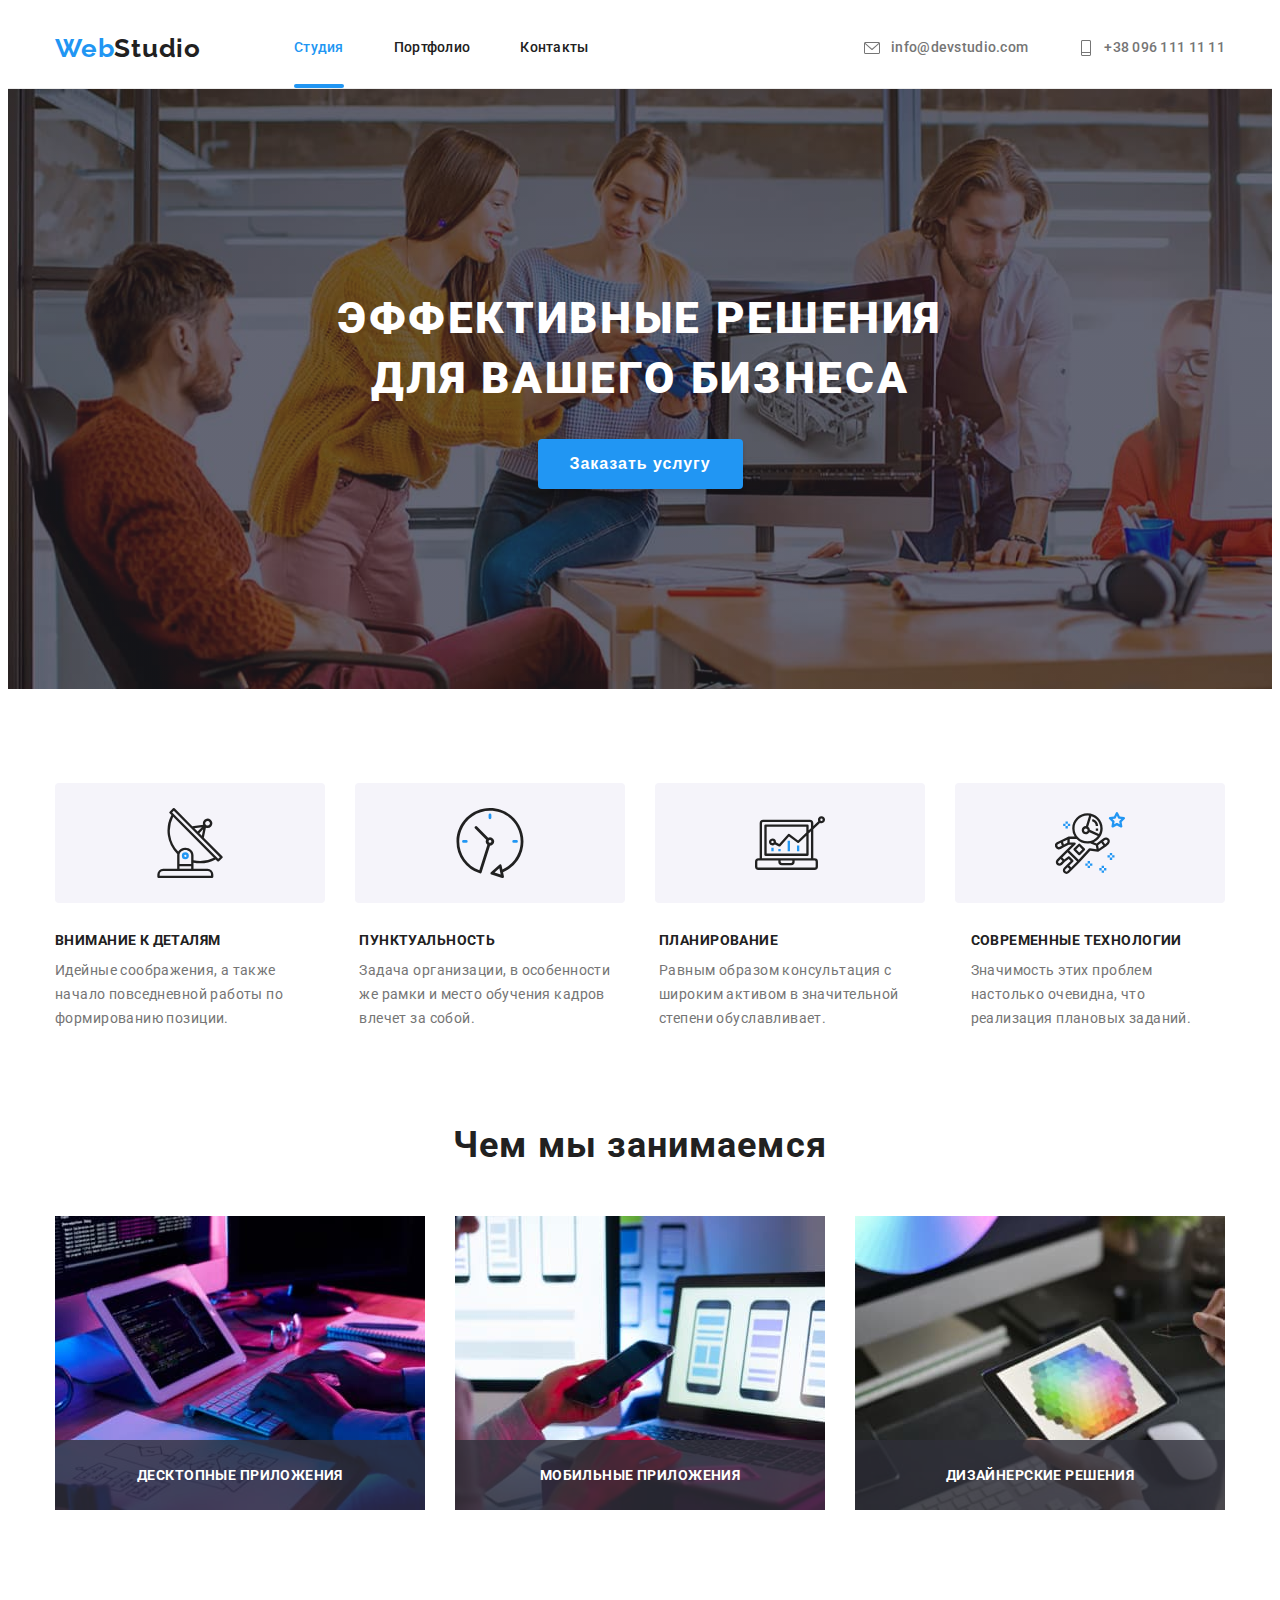
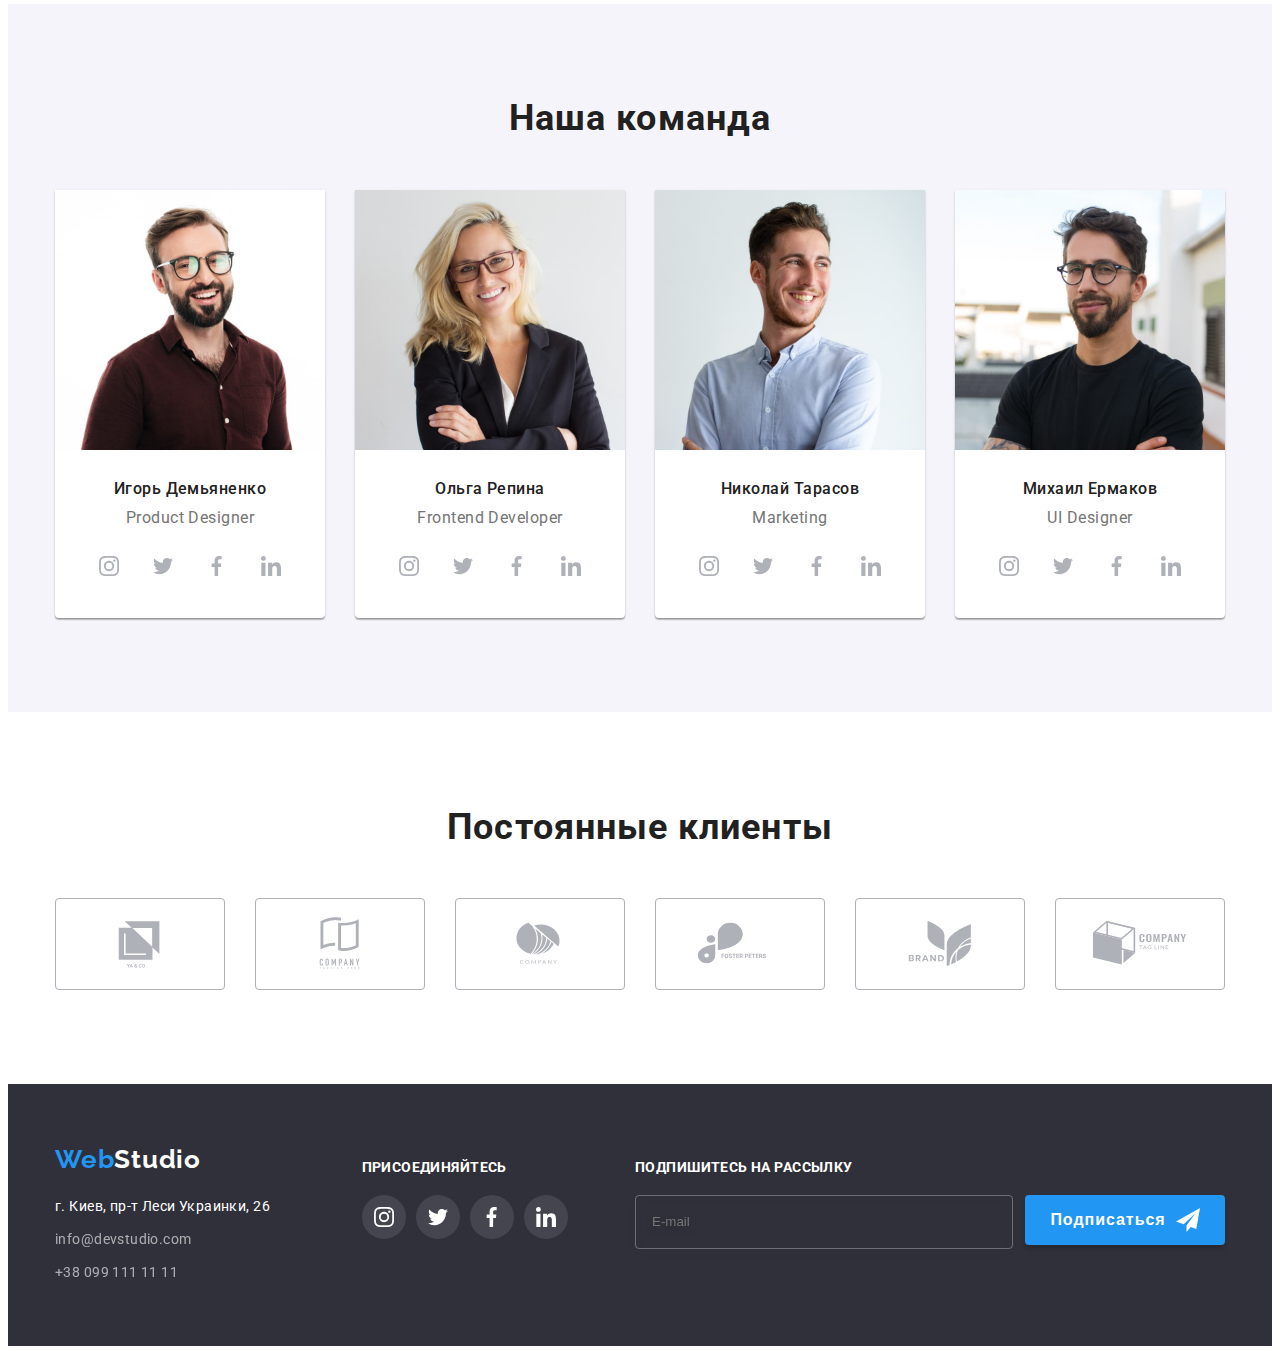
<file: index.html>
<!DOCTYPE html>
<html lang="ru">
    <head>
        <meta charset="UTF-8" />
        <meta http-equiv="X-UA-Compatible" content="IE=edge" />
        <meta name="viewport" content="width=device-width, initial-scale=1.0" />
        <link rel="preconnect" href="https://fonts.googleapis.com" />
        <link rel="preconnect" href="https://fonts.gstatic.com" crossorigin />
        <link
            href="https://fonts.googleapis.com/css2?family=Raleway:wght@700&family=Roboto:wght@400;500;700;900&display=swap"
            rel="stylesheet"
        />
        <link
            rel="stylesheet"
            href="https://cdnjs.cloudflare.com/ajax/libs/modern-normalize/1.1.0/modern-normalize.min.css"
            integrity="sha512-wpPYUAdjBVSE4KJnH1VR1HeZfpl1ub8YT/NKx4PuQ5NmX2tKuGu6U/JRp5y+Y8XG2tV+wKQpNHVUX03MfMFn9Q=="
            crossorigin="anonymous"
            referrerpolicy="no-referrer"
        />
        <link rel="stylesheet" href="./css/reset.css" />
        <link rel="stylesheet" href="./css/style.css" />
        <title>WebStudio</title>
    </head>
    <body>
        <!--________________________________________HEDER_________________________________________-->
        <header class="header">
            <div class="container">
                <a class="logo" href="./index.html" lang="en"
                    >Web<span class="logo-style">Studio</span></a
                >
                <nav>
                    <ul class="lists header-flex">
                        <li class="menu-item">
                            <a class="menu-link current" href="./index.html"
                                >Студия</a
                            >
                        </li>
                        <li class="menu-item">
                            <a class="menu-link" href="./portfolio.html"
                                >Портфолио</a
                            >
                        </li>
                        <li class="menu-item">
                            <a class="menu-link" href="#contacts-main"
                                >Контакты</a
                            >
                        </li>
                    </ul>
                </nav>
                <ul class="lists header-list">
                    <li class="contacts-item">
                        <a
                            class="contacts-link"
                            href="mailto:info@devstudio.com"
                        >
                            <svg class="header-soc-icon" width="18" height="16">
                                <use
                                    href="./images/symbol-defs.svg#icon-massege"
                                ></use>
                            </svg>
                            info@devstudio.com
                        </a>
                    </li>
                    <li class="contacts-item">
                        <a class="contacts-link" href="tel:+380961111111">
                            <svg class="header-soc-icon" width="16" height="16">
                                <use
                                    href="./images/symbol-defs.svg#icon-call"
                                ></use>
                            </svg>
                            +38 096 111 11 11</a
                        >
                    </li>
                </ul>
            </div>
        </header>
        <main class="main-container">
            <!-- ________________________________________HERO________________________________________ -->
            <section class="hero hero-content">
                <div class="container">
                    <h1 class="hero-title">
                        Эффективные решения для вашего бизнеса
                    </h1>
                    <button class="hero-btn" type="button" data-modal-open>
                        Заказать услугу
                    </button>
                </div>
            </section>
            <!-- ________________________________________ABOUT________________________________________ -->
            <section class="about section">
                <h2 class="hidden-about-title">Преимущества</h2>
                <div class="container">
                    <ul class="icon-flex">
                        <li class="about-soc-item lists about-list-margin">
                            <svg class="about-soc-icon" width="70" height="70">
                                <use
                                    href="images/symbol-defs.svg#icon-antenna"
                                ></use>
                            </svg>
                        </li>
                        <li class="about-soc-item lists about-list-margin">
                            <svg class="about-soc-icon" width="70" height="70">
                                <use
                                    href="images/symbol-defs.svg#icon-clock"
                                ></use>
                            </svg>
                        </li>
                        <li class="about-soc-item lists about-list-margin">
                            <svg class="about-soc-icon" width="70" height="70">
                                <use
                                    href="images/symbol-defs.svg#icon-diagram"
                                ></use>
                            </svg>
                        </li>
                        <li class="about-soc-item lists about-list-margin">
                            <svg class="about-soc-icon" width="70" height="70">
                                <use
                                    href="images/symbol-defs.svg#icon-astronaut"
                                ></use>
                            </svg>
                        </li>
                    </ul>
                    <ul class="lists about-list">
                        <li class="about-list-margin">
                            <h3 class="about-list-title">Внимание к деталям</h3>
                            <p class="about-list-item">
                                Идейные соображения, а также начало повседневной
                                работы по формированию позиции.
                            </p>
                        </li>
                        <li class="about-list-margin">
                            <h3 class="about-list-title">Пунктуальность</h3>
                            <p class="about-list-item">
                                Задача организации, в особенности же рамки и
                                место обучения кадров влечет за собой.
                            </p>
                        </li>
                        <li class="about-list-margin">
                            <h3 class="about-list-title">Планирование</h3>
                            <p class="about-list-item">
                                Равным образом консультация с широким активом в
                                значительной степени обуславливает.
                            </p>
                        </li>
                        <li class="about-list-margin">
                            <h3 class="about-list-title">
                                Современные технологии
                            </h3>
                            <p class="about-list-item">
                                Значимость этих проблем настолько очевидна, что
                                реализация плановых заданий.
                            </p>
                        </li>
                    </ul>
                </div>
            </section>
            <!-- ________________________________________ABOUT-MORE________________________________________ -->
            <section class="about-more section">
                <h2 class="about-more-title united-title">Чем мы занимаемся</h2>
                <div class="container">
                    <ul class="lists about-more-list">
                        <li class="about-more-wrap">
                            <img
                                class="about-img"
                                src="./images/box1.jpg"
                                alt="1"
                                width="370"
                            />
                            <p class="about-more-text">Десктопные приложения</p>
                        </li>
                        <li class="about-more-wrap">
                            <img
                                class="about-img"
                                src="./images/box2.jpg"
                                alt="2"
                                width="370"
                            />
                            <p class="about-more-text">Мобильные приложения</p>
                        </li>
                        <li class="about-more-wrap">
                            <img
                                class="about-img"
                                src="./images/box3.jpg"
                                alt="3"
                                width="370"
                            />
                            <p class="about-more-text">Дизайнерские решения</p>
                        </li>
                    </ul>
                </div>
            </section>
            <!-- ________________________________________MASTERS________________________________________ -->
            <section class="masters section">
                <h2 class="masters-title united-title">Наша команда</h2>
                <div class="container">
                    <ul class="masters-container lists">
                        <li class="masters-photo">
                            <img
                                src="./images/img-3.jpg"
                                alt="Игорь Демьяненко Product Designer"
                                width="270"
                                height="260"
                            />
                            <div class="masters-name">
                                <h3 class="masters-list">Игорь Демьяненко</h3>
                                <p class="proffesion" lang="en">
                                    Product Designer
                                </p>
                                <ul class="icon-flex">
                                    <li class="masters-soc-item lists">
                                        <svg
                                            class="masters-soc-icon"
                                            width="20"
                                            height="20"
                                        >
                                            <use
                                                href="images/symbol-defs.svg#icon-instagram"
                                            ></use>
                                        </svg>
                                    </li>
                                    <li class="masters-soc-item lists">
                                        <svg
                                            class="masters-soc-icon"
                                            width="20"
                                            height="20"
                                        >
                                            <use
                                                href="images/symbol-defs.svg#icon-twitter"
                                            ></use>
                                        </svg>
                                    </li>
                                    <li class="masters-soc-item lists">
                                        <svg
                                            class="masters-soc-icon"
                                            width="20"
                                            height="20"
                                        >
                                            <use
                                                href="images/symbol-defs.svg#icon-facebook"
                                            ></use>
                                        </svg>
                                    </li>
                                    <li class="masters-soc-item lists">
                                        <svg
                                            class="masters-soc-icon"
                                            width="20"
                                            height="20"
                                        >
                                            <use
                                                href="images/symbol-defs.svg#icon-linkedin"
                                            ></use>
                                        </svg>
                                    </li>
                                </ul>
                            </div>
                        </li>
                        <li class="masters-photo">
                            <img
                                src="./images/img-2.jpg"
                                alt="Ольга Репина Frontend Developer"
                                width="270"
                                height="260"
                            />
                            <div class="masters-name">
                                <h3 class="masters-list">Ольга Репина</h3>
                                <p class="proffesion" lang="en">
                                    Frontend Developer
                                </p>
                                <ul class="icon-flex">
                                    <li class="masters-soc-item lists">
                                        <svg
                                            class="masters-soc-icon"
                                            width="20"
                                            height="20"
                                        >
                                            <use
                                                href="images/symbol-defs.svg#icon-instagram"
                                            ></use>
                                        </svg>
                                    </li>
                                    <li class="masters-soc-item lists">
                                        <svg
                                            class="masters-soc-icon"
                                            width="20"
                                            height="20"
                                        >
                                            <use
                                                href="images/symbol-defs.svg#icon-twitter"
                                            ></use>
                                        </svg>
                                    </li>
                                    <li class="masters-soc-item lists">
                                        <svg
                                            class="masters-soc-icon"
                                            width="20"
                                            height="20"
                                        >
                                            <use
                                                href="images/symbol-defs.svg#icon-facebook"
                                            ></use>
                                        </svg>
                                    </li>
                                    <li class="masters-soc-item lists">
                                        <svg
                                            class="masters-soc-icon"
                                            width="20"
                                            height="20"
                                        >
                                            <use
                                                href="images/symbol-defs.svg#icon-linkedin"
                                            ></use>
                                        </svg>
                                    </li>
                                </ul>
                            </div>
                        </li>
                        <li class="masters-photo">
                            <img
                                src="./images/img-1.jpg"
                                alt="Николай Тарасов Marketing"
                                width="270"
                                height="260"
                            />
                            <div class="masters-name">
                                <h3 class="masters-list">Николай Тарасов</h3>
                                <p class="proffesion" lang="en">Marketing</p>
                                <ul class="icon-flex">
                                    <li class="masters-soc-item lists">
                                        <svg
                                            class="masters-soc-icon"
                                            width="20"
                                            height="20"
                                        >
                                            <use
                                                href="images/symbol-defs.svg#icon-instagram"
                                            ></use>
                                        </svg>
                                    </li>
                                    <li class="masters-soc-item lists">
                                        <svg
                                            class="masters-soc-icon"
                                            width="20"
                                            height="20"
                                        >
                                            <use
                                                href="images/symbol-defs.svg#icon-twitter"
                                            ></use>
                                        </svg>
                                    </li>
                                    <li class="masters-soc-item lists">
                                        <svg
                                            class="masters-soc-icon"
                                            width="20"
                                            height="20"
                                        >
                                            <use
                                                href="images/symbol-defs.svg#icon-facebook"
                                            ></use>
                                        </svg>
                                    </li>
                                    <li class="masters-soc-item lists">
                                        <svg
                                            class="masters-soc-icon"
                                            width="20"
                                            height="20"
                                        >
                                            <use
                                                href="images/symbol-defs.svg#icon-linkedin"
                                            ></use>
                                        </svg>
                                    </li>
                                </ul>
                            </div>
                        </li>
                        <li class="masters-photo">
                            <img
                                src="./images/img.jpg"
                                alt="Михаил Ермаков UI Designer"
                                width="270"
                                height="260"
                            />
                            <div class="masters-name">
                                <h3 class="masters-list">Михаил Ермаков</h3>
                                <p class="proffesion" lang="en">UI Designer</p>
                                <ul class="icon-flex">
                                    <li class="masters-soc-item lists">
                                        <svg
                                            class="masters-soc-icon"
                                            width="20"
                                            height="20"
                                        >
                                            <use
                                                href="images/symbol-defs.svg#icon-instagram"
                                            ></use>
                                        </svg>
                                    </li>
                                    <li class="masters-soc-item lists">
                                        <svg
                                            class="masters-soc-icon"
                                            width="20"
                                            height="20"
                                        >
                                            <use
                                                href="images/symbol-defs.svg#icon-twitter"
                                            ></use>
                                        </svg>
                                    </li>
                                    <li class="masters-soc-item lists">
                                        <svg
                                            class="masters-soc-icon"
                                            width="20"
                                            height="20"
                                        >
                                            <use
                                                href="images/symbol-defs.svg#icon-facebook"
                                            ></use>
                                        </svg>
                                    </li>
                                    <li class="masters-soc-item lists">
                                        <svg
                                            class="masters-soc-icon"
                                            width="20"
                                            height="20"
                                        >
                                            <use
                                                href="images/symbol-defs.svg#icon-linkedin"
                                            ></use>
                                        </svg>
                                    </li>
                                </ul>
                            </div>
                        </li>
                    </ul>
                </div>
            </section>
            <!-- ______________________________________CLIENTS__________________________________________ -->
            <section class="section">
                <div class="container">
                    <h2 class="client-title">Постоянные клиенты</h2>
                    <ul class="icon-flex">
                        <li class="client-soc-item lists">
                            <svg
                                class="client-soc-icon"
                                width="106"
                                height="60"
                            >
                                <use
                                    href="images/symbol-defs.svg#icon-logo1"
                                ></use>
                            </svg>
                        </li>
                        <li class="client-soc-item lists">
                            <svg
                                class="client-soc-icon"
                                width="106"
                                height="60"
                            >
                                <use
                                    href="images/symbol-defs.svg#icon-logo2"
                                ></use>
                            </svg>
                        </li>
                        <li class="client-soc-item lists">
                            <svg
                                class="client-soc-icon"
                                width="106"
                                height="60"
                            >
                                <use
                                    href="images/symbol-defs.svg#icon-logo3"
                                ></use>
                            </svg>
                        </li>
                        <li class="client-soc-item lists">
                            <svg
                                class="client-soc-icon"
                                width="106"
                                height="60"
                            >
                                <use
                                    href="images/symbol-defs.svg#icon-logo4"
                                ></use>
                            </svg>
                        </li>
                        <li class="client-soc-item lists">
                            <svg
                                class="client-soc-icon"
                                width="106"
                                height="60"
                            >
                                <use
                                    href="images/symbol-defs.svg#icon-logo5"
                                ></use>
                            </svg>
                        </li>
                        <li class="client-soc-item lists">
                            <svg
                                class="client-soc-icon"
                                width="106"
                                height="60"
                            >
                                <use
                                    href="images/symbol-defs.svg#icon-logo6"
                                ></use>
                            </svg>
                        </li>
                    </ul>
                </div>
            </section>
        </main>
        <!-- ________________________________________FOOTER________________________________________ -->
        <footer class="footer-section">
            <div class="container">
                <div class="footer-content">
                    <div class="footer-logo">
                        <a class="logo" href="./index.html" lang="en"
                            >Web<span class="footer-logo-style">Studio</span>
                        </a>
                    </div>
                    <address id="contacts-main">
                        <ul class="lists footer-list">
                            <li>
                                <a
                                    class="footer-contacts-link contacts-addres"
                                    href="https://goo.gl/maps/7gqZhrJQwjtrRqGAA"
                                    target="_blank"
                                    rel="noopener noindex nofollow"
                                    >г. Киев, пр-т Леси Украинки, 26</a
                                >
                            </li>
                            <li>
                                <a
                                    class="footer-contacts-link"
                                    href="mailto:info@devstudio.com"
                                    >info@devstudio.com</a
                                >
                            </li>
                            <li>
                                <a
                                    class="footer-contacts-link"
                                    href="tel:+380991111111"
                                    >+38 099 111 11 11</a
                                >
                            </li>
                        </ul>
                    </address>
                </div>
                <div class="footer-padding">
                    <h3 class="footer-title">присоединяйтесь</h3>
                    <ul class="icon-flex">
                        <li class="footer-soc-item lists">
                            <svg class="footer-soc-icon" width="20" height="20">
                                <use
                                    href="images/symbol-defs.svg#icon-instagram"
                                ></use>
                            </svg>
                        </li>
                        <li class="footer-soc-item lists">
                            <svg class="footer-soc-icon" width="20" height="20">
                                <use
                                    href="images/symbol-defs.svg#icon-twitter"
                                ></use>
                            </svg>
                        </li>
                        <li class="footer-soc-item lists">
                            <svg class="footer-soc-icon" width="20" height="20">
                                <use
                                    href="images/symbol-defs.svg#icon-facebook"
                                ></use>
                            </svg>
                        </li>
                        <li class="footer-soc-item lists">
                            <svg class="footer-soc-icon" width="20" height="20">
                                <use
                                    href="images/symbol-defs.svg#icon-linkedin"
                                ></use>
                            </svg>
                        </li>
                    </ul>
                </div>
                <div class="footer-sending footer-padding">
                    <p class="footer-title">Подпишитесь на рассылку</p>
                    <form class="footer-input-form">
                        <div class="footer-modal-field">
                            <label
                                for="sending-mail"
                                class="fotter-label"
                            ></label>
                            <input
                                type="email"
                                class="fotter-input"
                                name="sending mail"
                                title="Введите Ваш E-mail"
                                id="sending-mail"
                                placeholder="E-mail"
                            />
                            <button class="footer-sending_btn" type="submit">
                                Подписаться
                                <svg
                                    class="footer-sendign-icon"
                                    width="24"
                                    height="24"
                                >
                                    <use
                                        href="images/symbol-defs.svg#icon-send"
                                    ></use>
                                </svg>
                            </button>
                        </div>
                    </form>
                </div>
            </div>
        </footer>
        <!-- ____________________________________BACKDROP_____________________________ -->
        <div class="backdrop is-hidden" data-modal>
            <div class="modal">
                <button type="button" class="modal-close-btn" data-modal-close>
                    <svg class="modal-close-icon" width="11" height="11">
                        <use href="images/symbol-defs.svg#icon-close"></use>
                    </svg>
                </button>
                <p class="modal-title">
                    Оставьте свои данные, мы вам перезвоним
                </p>

                <form class="modal-input-form">
                    <div class="modal-field">
                        <label for="user-name" class="modal-label">Имя</label>
                        <input
                            type="text"
                            class="modal-input"
                            name="name"
                            required
                            minlength="2"
                            title="Введите Ваше имя"
                            id="user-name"
                        />
                        <svg class="modal_icon" width="18" height="18">
                            <use href="images/symbol-defs.svg#name-icon"></use>
                        </svg>
                    </div>

                    <div class="modal-field">
                        <label for="user-tel" class="modal-label"
                            >Телефон</label
                        >
                        <input
                            type="tel"
                            class="modal-input"
                            name="tel"
                            required
                            title="+380 971111111"
                            pattern="[\+]\d{3}\s\d{9}"
                            minlength="14"
                            maxlength="14"
                            id="user-tel"
                            value="+380 "
                        />
                        <svg class="modal_icon" width="18" height="18">
                            <use href="images/symbol-defs.svg#tel-icon"></use>
                        </svg>
                    </div>

                    <div class="modal-field">
                        <label for="user-mail" class="modal-label">Почта</label>
                        <input
                            type="email"
                            class="modal-input modal-input_not_required"
                            name="email"
                            title="Введите Ваш E-mail"
                            id="user-mail"
                        />
                        <svg class="modal_icon" width="18" height="18">
                            <use href="images/symbol-defs.svg#mail-icon"></use>
                        </svg>
                    </div>

                    <div class="modal-field">
                        <label for="user-text" class="modal-label"
                            >Комментарий</label
                        >
                        <textarea
                            name="user-text"
                            id="user-text"
                            class="modal-text"
                            placeholder="Введите текст"
                            minlength="1"
                        ></textarea>
                    </div>

                    <div class="modal-field">
                        <div class="check-reletive">
                            <svg class="icon-check" width="15" height="10">
                                <use
                                    href="./images/symbol-defs.svg#icon-check"
                                ></use>
                            </svg>
                            <input
                                type="checkbox"
                                class="modal-check pf-hidden-title"
                                id="modal-check"
                                name="policy"
                                value="policy"
                                required
                            />
                            <label for="modal-check" class="modal-check_text"
                                >Соглашаюсь с рассылкой и принимаю
                                <a href="" class="modal-check_text_link">
                                    Условия договора</a
                                ></label
                            >
                        </div>
                    </div>
                    <button class="modal_btn" type="submit">Отправить</button>
                </form>
            </div>
        </div>
        <script src="./js/modal.js"></script>
    </body>
</html>
</file>
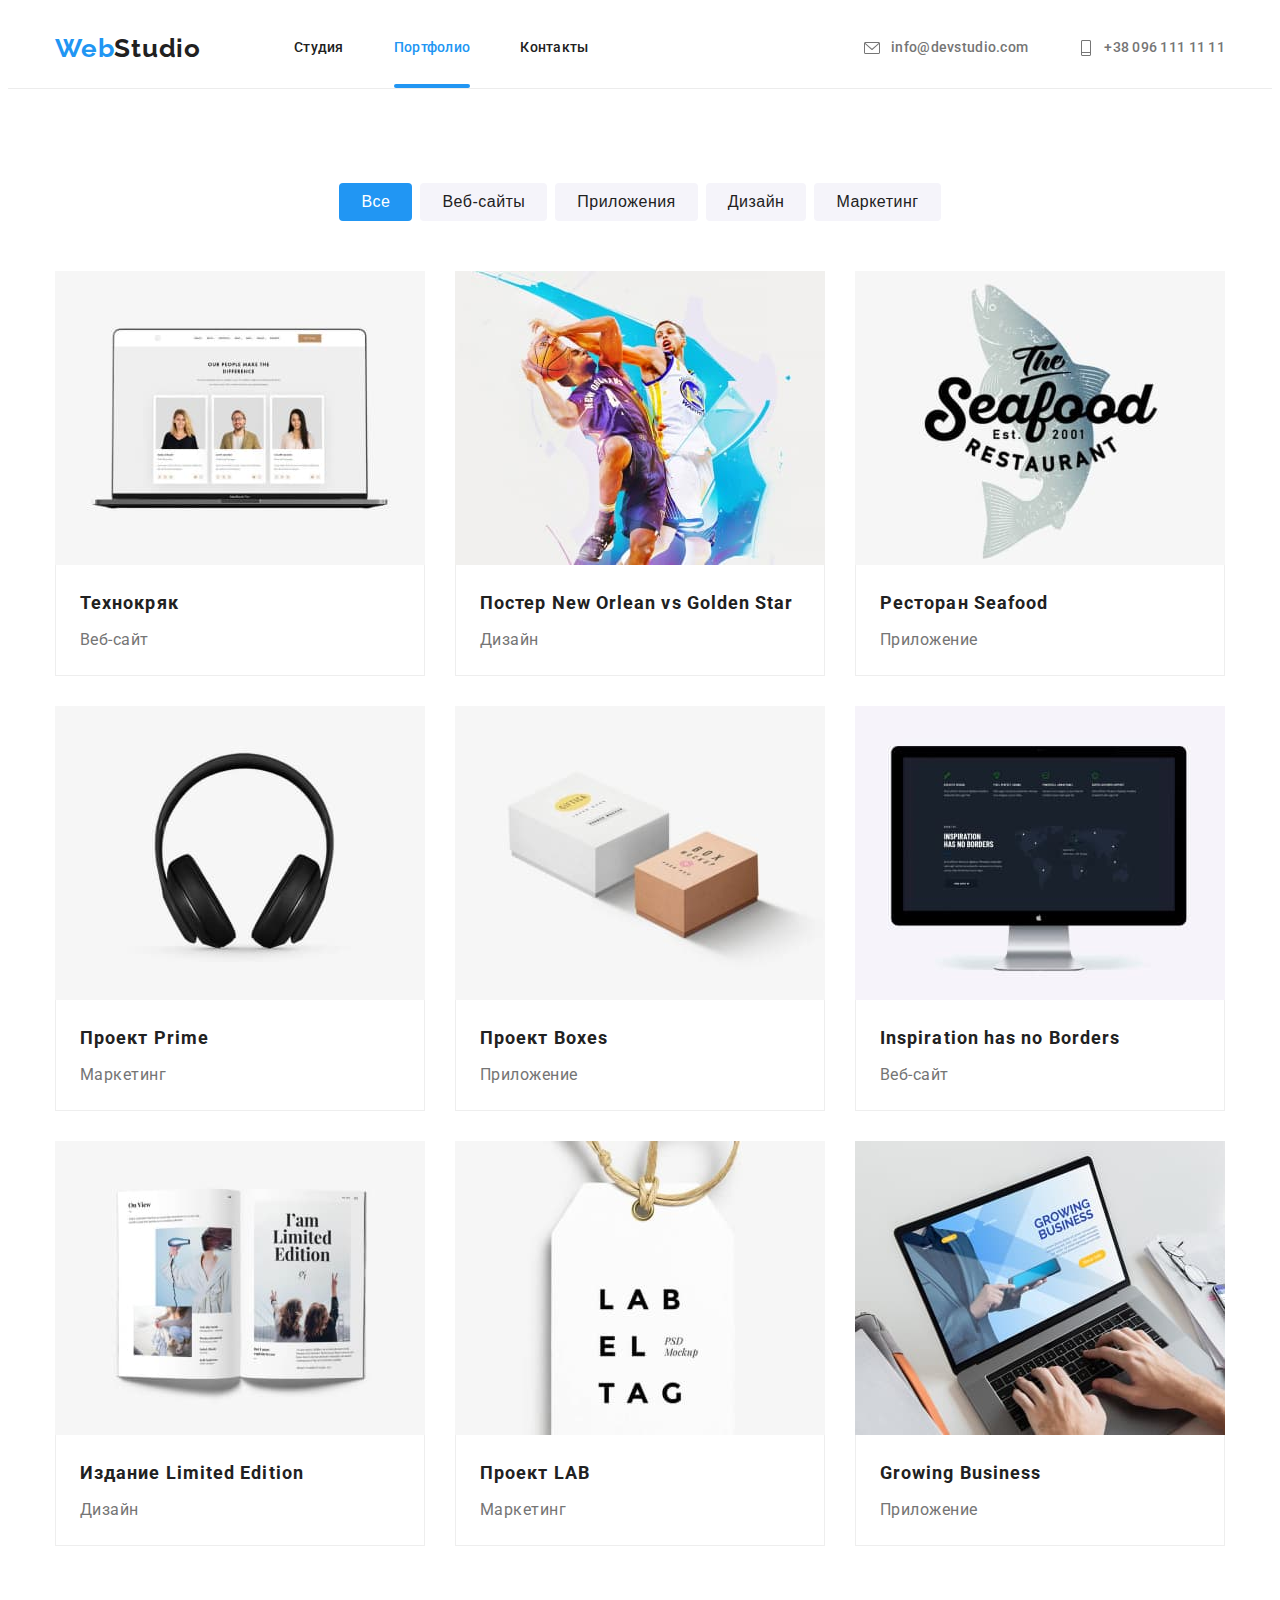
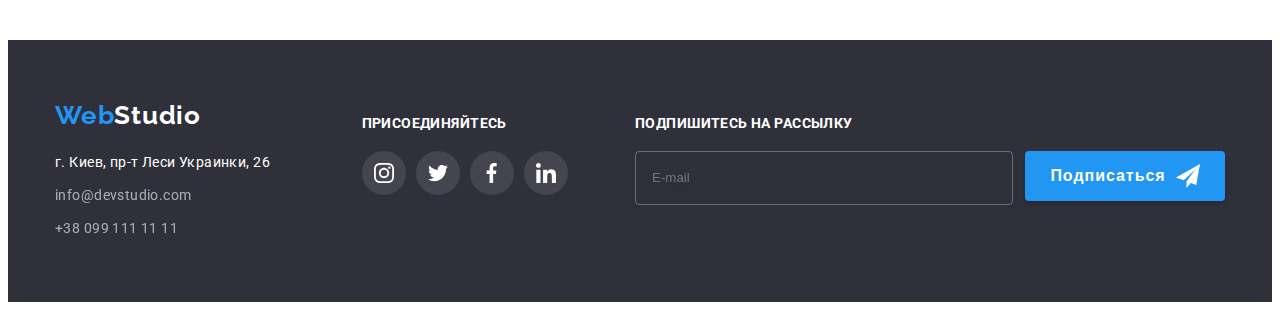
<file: portfolio.html>
<!DOCTYPE html>
<html lang="ru">
    <head>
        <meta charset="UTF-8" />
        <meta http-equiv="X-UA-Compatible" content="IE=edge" />
        <meta name="viewport" content="width=device-width, initial-scale=1.0" />
        <link rel="preconnect" href="https://fonts.googleapis.com" />
        <link rel="preconnect" href="https://fonts.gstatic.com" crossorigin />
        <link
            href="https://fonts.googleapis.com/css2?family=Raleway:wght@700&family=Roboto:wght@400;500;700;900&display=swap"
            rel="stylesheet"
        />
        <link
            rel="stylesheet"
            href="https://cdnjs.cloudflare.com/ajax/libs/modern-normalize/1.1.0/modern-normalize.min.css"
            integrity="sha512-wpPYUAdjBVSE4KJnH1VR1HeZfpl1ub8YT/NKx4PuQ5NmX2tKuGu6U/JRp5y+Y8XG2tV+wKQpNHVUX03MfMFn9Q=="
            crossorigin="anonymous"
            referrerpolicy="no-referrer"
        />
        <link rel="stylesheet" href="./css/reset.css" />
        <link rel="stylesheet" href="./css/style.css" />
        <title>WebStudio - Portfolio</title>
    </head>
    <body>
        <!-- _________________________________________________PORTFOLIO = PF_________________________________________________ -->

        <!-- _________________________________________________PF HEADER_________________________________________________ -->
        <header class="header">
            <div class="container">
                <a class="logo" href="./index.html" lang="en"
                    >Web<span class="logo-style">Studio</span></a
                >
                <nav>
                    <ul class="lists header-flex">
                        <li class="menu-item">
                            <a class="menu-link" href="./index.html">Студия</a>
                        </li>
                        <li class="menu-item">
                            <a class="menu-link current" href="./portfolio.html"
                                >Портфолио</a
                            >
                        </li>
                        <li class="menu-item">
                            <a class="menu-link" href="#contacts-portfolio"
                                >Контакты</a
                            >
                        </li>
                    </ul>
                </nav>
                <ul class="lists header-list">
                    <li class="contacts-item">
                        <a
                            class="contacts-link"
                            href="mailto:info@devstudio.com"
                        >
                            <svg class="header-soc-icon" width="18" height="16">
                                <use
                                    href="./images/symbol-defs.svg#icon-massege"
                                ></use>
                            </svg>
                            info@devstudio.com
                        </a>
                    </li>
                    <li class="contacts-item">
                        <a class="contacts-link" href="tel:+380961111111">
                            <svg class="header-soc-icon" width="16" height="16">
                                <use
                                    href="./images/symbol-defs.svg#icon-call"
                                ></use>
                            </svg>
                            +38 096 111 11 11</a
                        >
                    </li>
                </ul>
            </div>
        </header>
        <main>
            <!-- _________________________________________________PF BUTTONS _________________________________________________ -->
            <section class="portfolio-main section">
                <h1 class="pf-hidden-title">Портфолио</h1>
                <div class="container">
                    <ul class="lists pf-btn-list">
                        <li class="pf-btn-item">
                            <button type="button" class="portfolio-btn current">
                                Все
                            </button>
                        </li>
                        <li class="pf-btn-item">
                            <button type="button" class="portfolio-btn">
                                Веб-сайты
                            </button>
                        </li>
                        <li class="pf-btn-item">
                            <button type="button" class="portfolio-btn">
                                Приложения
                            </button>
                        </li>
                        <li class="pf-btn-item">
                            <button type="button" class="portfolio-btn">
                                Дизайн
                            </button>
                        </li>
                        <li class="pf-btn-item">
                            <button type="button" class="portfolio-btn">
                                Маркетинг
                            </button>
                        </li>
                    </ul>
                    <!-- ___________________________________________________WORKS_________________________________________________ -->
                    <ul class="lists pf-works-list">
                        <li class="pf-item-box">
                            <div class="pf-top-wrap">
                                <img
                                    class="pf-item-img"
                                    src="./images/img20.jpg"
                                    alt="Веб-сайт - Технокряк"
                                    width="370"
                                    height="294"
                                />
                                <p class="pf-cover-text">
                                    Ресурс предлагает комплексные предложения с
                                    разным уровнем функционала и сервисов. Все
                                    это позволит посетителю получить
                                    исчерпывающие сведения о компании или
                                    частном лице.
                                </p>
                            </div>
                            <div class="pf-item">
                                <h2 class="pf-works-name">Технокряк</h2>
                                <p class="pf-works-kind">Веб-сайт</p>
                            </div>
                        </li>
                        <li class="pf-item-box">
                            <div class="pf-top-wrap">
                                <img
                                    class="pf-item-img"
                                    src="./images/img21.jpg"
                                    alt="Дизайн - Постер New Orlean vs Golden Star"
                                    width="370"
                                    height="294"
                                />
                                <p class="pf-cover-text">
                                    Lorem ipsum dolor sit amet, consectetur
                                    adipisicing elit. Dignissimos omnis,
                                    possimus quia dolorum itaque, dolor dolorem
                                    rem beatae nostrum perspiciatis nemo iusto
                                    delectus atque consectetur labore.
                                </p>
                            </div>
                            <div class="pf-item">
                                <h2 class="pf-works-name">
                                    Постер
                                    <span lang="en"
                                        >New Orlean vs Golden Star</span
                                    >
                                </h2>
                                <p class="pf-works-kind">Дизайн</p>
                            </div>
                        </li>
                        <li class="pf-item-box">
                            <div class="pf-top-wrap">
                                <img
                                    class="pf-item-img"
                                    src="./images/img22.jpg"
                                    alt="Приложение - Ресторан Seafood"
                                    width="370"
                                    height="294"
                                />
                                <p class="pf-cover-text">
                                    Lorem ipsum dolor sit amet, consectetur
                                    adipisicing elit. Dignissimos omnis,
                                    possimus quia dolorum itaque, dolor dolorem
                                    rem beatae nostrum perspiciatis nemo iusto
                                    delectus atque consectetur labore.
                                </p>
                            </div>
                            <div class="pf-item">
                                <h2 class="pf-works-name">
                                    Ресторан <span lang="en">Seafood</span>
                                </h2>
                                <p class="pf-works-kind">Приложение</p>
                            </div>
                        </li>
                        <li class="pf-item-box">
                            <div class="pf-top-wrap">
                                <img
                                    class="pf-item-img"
                                    src="./images/img23.jpg"
                                    alt="Маркетинг - Проект Prime"
                                    width="370"
                                    height="294"
                                />
                                <p class="pf-cover-text">
                                    Lorem ipsum dolor sit amet, consectetur
                                    adipisicing elit. Dignissimos omnis,
                                    possimus quia dolorum itaque, dolor dolorem
                                    rem beatae nostrum perspiciatis nemo iusto
                                    delectus atque consectetur labore.
                                </p>
                            </div>
                            <div class="pf-item">
                                <h2 class="pf-works-name">
                                    Проект <span lang="en">Prime</span>
                                </h2>
                                <p class="pf-works-kind">Маркетинг</p>
                            </div>
                        </li>
                        <li class="pf-item-box">
                            <div class="pf-top-wrap">
                                <img
                                    class="pf-item-img"
                                    src="./images/img24.jpg"
                                    alt="Приложение - Проект Boxes"
                                    width="370"
                                    height="294"
                                />
                                <p class="pf-cover-text">
                                    Lorem ipsum dolor sit amet, consectetur
                                    adipisicing elit. Dignissimos omnis,
                                    possimus quia dolorum itaque, dolor dolorem
                                    rem beatae nostrum perspiciatis nemo iusto
                                    delectus atque consectetur labore.
                                </p>
                            </div>
                            <div class="pf-item">
                                <h2 class="pf-works-name">
                                    Проект <span lang="en">Boxes</span>
                                </h2>
                                <p class="pf-works-kind">Приложение</p>
                            </div>
                        </li>
                        <li class="pf-item-box">
                            <div class="pf-top-wrap">
                                <img
                                    class="pf-item-img"
                                    src="./images/img25.jpg"
                                    alt="Веб-сайт - Inspiration has no Borders"
                                    width="370"
                                    height="294"
                                />
                                <p class="pf-cover-text">
                                    Lorem ipsum dolor sit amet, consectetur
                                    adipisicing elit. Dignissimos omnis,
                                    possimus quia dolorum itaque, dolor dolorem
                                    rem beatae nostrum perspiciatis nemo iusto
                                    delectus atque consectetur labore.
                                </p>
                            </div>
                            <div class="pf-item">
                                <h2 class="pf-works-name" lang="en">
                                    Inspiration has no Borders
                                </h2>
                                <p class="pf-works-kind">Веб-сайт</p>
                            </div>
                        </li>
                        <li class="pf-item-box">
                            <div class="pf-top-wrap">
                                <img
                                    class="pf-item-img"
                                    src="./images/img26.jpg"
                                    alt="Дизайн - Издание Limited Edition"
                                    width="370"
                                    height="294"
                                />
                                <p class="pf-cover-text">
                                    Lorem ipsum dolor sit amet, consectetur
                                    adipisicing elit. Dignissimos omnis,
                                    possimus quia dolorum itaque, dolor dolorem
                                    rem beatae nostrum perspiciatis nemo iusto
                                    delectus atque consectetur labore.
                                </p>
                            </div>
                            <div class="pf-item">
                                <h2 class="pf-works-name">
                                    Издание <span lang="en"></span>Limited
                                    Edition
                                </h2>
                                <p class="pf-works-kind">Дизайн</p>
                            </div>
                        </li>
                        <li class="pf-item-box">
                            <div class="pf-top-wrap">
                                <img
                                    class="pf-item-img"
                                    src="./images/img27.jpg"
                                    alt="Маркетинг - Проект LAB"
                                    width="370"
                                    height="294"
                                />
                                <p class="pf-cover-text">
                                    Lorem ipsum dolor sit amet, consectetur
                                    adipisicing elit. Dignissimos omnis,
                                    possimus quia dolorum itaque, dolor dolorem
                                    rem beatae nostrum perspiciatis nemo iusto
                                    delectus atque consectetur labore.
                                </p>
                            </div>
                            <div class="pf-item">
                                <h2 class="pf-works-name">
                                    Проект <span lang="en">LAB</span>
                                </h2>
                                <p class="pf-works-kind">Маркетинг</p>
                            </div>
                        </li>
                        <li class="pf-item-box">
                            <div class="pf-top-wrap">
                                <img
                                    class="pf-item-img"
                                    src="./images/img28.jpg"
                                    alt="Приложение - Growing Business"
                                    width="370"
                                    height="294"
                                />
                                <p class="pf-cover-text">
                                    Lorem ipsum dolor sit amet, consectetur
                                    adipisicing elit. Dignissimos omnis,
                                    possimus quia dolorum itaque, dolor dolorem
                                    rem beatae nostrum perspiciatis nemo iusto
                                    delectus atque consectetur labore.
                                </p>
                            </div>
                            <div class="pf-item">
                                <h2 class="pf-works-name" lang="en">
                                    Growing Business
                                </h2>
                                <p class="pf-works-kind">Приложение</p>
                            </div>
                        </li>
                    </ul>
                </div>
            </section>
            <!-- _________________________________________________PF FOOTER_________________________________________________ -->
            <footer class="footer-section">
                <div class="container">
                    <div class="footer-content">
                        <div class="footer-logo">
                            <a class="logo" href="./index.html" lang="en"
                                >Web<span class="footer-logo-style"
                                    >Studio</span
                                >
                            </a>
                        </div>
                        <address id="contacts-portfolio">
                            <ul class="lists footer-list">
                                <li>
                                    <a
                                        class="footer-contacts-link contacts-addres"
                                        href="https://goo.gl/maps/7gqZhrJQwjtrRqGAA"
                                        target="_blank"
                                        rel="noopener noindex nofollow"
                                        >г. Киев, пр-т Леси Украинки, 26</a
                                    >
                                </li>
                                <li>
                                    <a
                                        class="footer-contacts-link"
                                        href="mailto:info@devstudio.com"
                                        >info@devstudio.com</a
                                    >
                                </li>
                                <li>
                                    <a
                                        class="footer-contacts-link"
                                        href="tel:+380991111111"
                                        >+38 099 111 11 11</a
                                    >
                                </li>
                            </ul>
                        </address>
                    </div>
                    <div class="footer-padding">
                        <h3 class="footer-title">присоединяйтесь</h3>
                        <ul class="icon-flex">
                            <li class="footer-soc-item lists">
                                <svg
                                    class="footer-soc-icon"
                                    width="20"
                                    height="20"
                                >
                                    <use
                                        href="images/symbol-defs.svg#icon-instagram"
                                    ></use>
                                </svg>
                            </li>
                            <li class="footer-soc-item lists">
                                <svg
                                    class="footer-soc-icon"
                                    width="20"
                                    height="20"
                                >
                                    <use
                                        href="images/symbol-defs.svg#icon-twitter"
                                    ></use>
                                </svg>
                            </li>
                            <li class="footer-soc-item lists">
                                <svg
                                    class="footer-soc-icon"
                                    width="20"
                                    height="20"
                                >
                                    <use
                                        href="images/symbol-defs.svg#icon-facebook"
                                    ></use>
                                </svg>
                            </li>
                            <li class="footer-soc-item lists">
                                <svg
                                    class="footer-soc-icon"
                                    width="20"
                                    height="20"
                                >
                                    <use
                                        href="images/symbol-defs.svg#icon-linkedin"
                                    ></use>
                                </svg>
                            </li>
                        </ul>
                    </div>
                    <div class="footer-sending footer-padding">
                        <p class="footer-title">Подпишитесь на рассылку</p>
                        <form class="footer-input-form">
                            <div class="footer-modal-field">
                                <label
                                    for="sending-mail"
                                    class="fotter-label"
                                ></label>
                                <input
                                    type="email"
                                    class="fotter-input"
                                    name="sending"
                                    title="Введите Ваш E-mail"
                                    id="sending-mail"
                                    placeholder="E-mail"
                                />
                                <button
                                    class="footer-sending_btn"
                                    type="submit"
                                >
                                    Подписаться
                                    <svg
                                        class="footer-sendign-icon"
                                        width="24"
                                        height="24"
                                    >
                                        <use
                                            href="images/symbol-defs.svg#icon-send"
                                        ></use>
                                    </svg>
                                </button>
                            </div>
                        </form>
                    </div>
                </div>
            </footer>
        </main>
    </body>
</html>
</file>
<file: css/style.css>
:root {
    --main-color: #212121;
    --secondary-color: #757575;
    --brend-color: #2196f3;
    --backgrd-color: #f5f4fa;
    --light-color: #ffffff;
    --brand-bg-color: #188ce8;
    --icons-master-color: #afb1b8;
    --padding-94: 94px;
    --margin-30: 30px;
    --pading-32: 32px;
    --margin-10: 10px;
}

body {
    font-family: "Roboto", tahoma, sans-serif;
    color: var(--main-color);
    font-size: 14px;
}
p,
h1,
h2,
h3 {
    margin: 0;
}
ul {
    margin: 0;
    padding-left: 0;
}
button {
    cursor: pointer;
}
img {
    display: block;
}

.lists {
    list-style: none;
}

.container {
    width: 1170px;
    margin-right: 15px;
    margin-left: 15px;
    margin: 0 auto;
    /* outline: 1px solid red; */
}

/* ----------------------------HEDER-------------------------------- */
.header {
    border-bottom: 1px solid #ececec;
}

.header .container {
    display: flex;
    align-items: center;
}

.header-flex {
    display: flex;
}

.logo {
    font-family: "Raleway", sans-serif;
    font-weight: 700;
    font-size: 26px;
    line-height: 1.1923;
    letter-spacing: 0.03em;
    color: var(--brend-color);
    text-decoration-line: none;
    margin-right: 93px;
}

.logo-style {
    color: var(--main-color);
}

.header-list {
    display: flex;
    margin-left: auto;
}

.menu-item:not(:last-child) {
    margin-right: 50px;
}

.menu-link {
    padding-top: var(--pading-32);
    padding-bottom: var(--pading-32);
    font-weight: 500;
    line-height: 1.14;
    letter-spacing: 0.02em;
    color: var(--main-color);
    text-decoration-line: none;
    display: block;
    transition: color 250ms cubic-bezier(0.4, 0, 0.2, 1);
}

.contacts-item .contacts-link {
    font-weight: 500;
    line-height: 1.14;
    letter-spacing: 0.02em;
    text-decoration-line: none;
    font-style: normal;
    color: var(--secondary-color);
    padding-top: var(--pading-32);
    padding-bottom: var(--pading-32);
    display: flex;
    justify-content: center;
    align-items: center;
    transition: color 250ms cubic-bezier(0.4, 0, 0.2, 1);
}

.header-soc-icon {
    margin-right: 10px;
    fill: var(--secondary-color);
}

.contacts-link:hover .header-soc-icon,
.contacts-link:focus .header-soc-icon {
    fill: var(--brend-color);
}

.contacts-item:not(:last-child) {
    margin-right: 50px;
}

.menu-link:hover,
.contacts-link:hover,
.menu-link:focus,
.contacts-link:focus {
    color: var(--brend-color);
}

.current {
    color: var(--brend-color);
    position: relative;
}

.menu-link.current::after {
    content: "";
    position: absolute;
    bottom: 0px;
    left: 0;
    width: 100%;
    height: 4px;
    background: var(--brend-color);
    border-radius: 2px;
}

/* -- ----------------------------------------HERO--------------------------------------- -->  */

.hero {
    padding-top: 200px;
    padding-bottom: 200px;
}

.hero-content {
    max-width: 1600px;
    background-image: linear-gradient(
            rgba(47, 48, 58, 0.4),
            rgba(47, 48, 58, 0.4)
        ),
        url(../images/fon-Img.jpg);
    background-repeat: no-repeat;
    margin: 0 auto;
}

.hero-title {
    max-width: 696px;
    font-weight: 900;
    font-size: 44px;
    line-height: 1.36;
    text-align: center;
    letter-spacing: 0.06em;
    text-transform: uppercase;
    color: var(--light-color);
    margin: 0 auto 30px auto;
}

.hero-btn {
    padding: 10px 32px;
    background: var(--brend-color);
    box-shadow: 0px 4px 4px rgba(0, 0, 0, 0.15);
    border-radius: 4px;
    border: none;
    color: var(--light-color);
    font-weight: 700;
    font-size: 16px;
    line-height: 1.88;
    display: block;
    align-items: center;
    letter-spacing: 0.06em;
    cursor: pointer;
    margin: auto;
    transition: background 250ms cubic-bezier(0.4, 0, 0.2, 1);
}

.hero-btn:hover,
.hero-btn:focus {
    background-color: var(--brand-bg-color);
}

/* ----------------------------------------ABOUT---------------------------------- */

.section {
    padding-top: var(--padding-94);
    padding-bottom: var(--padding-94);
}

.hidden-about-title {
    visibility: hidden;
    width: 1px;
    height: 1px;
    margin-bottom: -1px;
}

.icon-flex {
    display: flex;
    justify-content: center;
    align-items: center;
}

.about-soc-item {
    width: 100%;
    height: 120px;
    background-color: var(--backgrd-color);
    border-radius: 4px;
    margin-bottom: var(--margin-30);
    display: flex;
    justify-content: center;
    align-items: center;
}

.about-list {
    display: flex;
}

.about-list-margin:not(:last-child) {
    margin-right: var(--margin-30);
}

.about-list-title {
    font-weight: 700;
    font-size: 14px;
    line-height: 1.14;
    letter-spacing: 0.03em;
    text-transform: uppercase;
    margin-bottom: var(--margin-10);
}

.about-list-item {
    line-height: 1.71;
    letter-spacing: 0.03em;
    color: var(--secondary-color);
}

/* -------------------------------------ABOUT-MORE------------------------------ */

.about-more {
    padding-top: 0px;
}

.united-title {
    font-weight: 700;
    font-size: 36px;
    line-height: 1.16;
    text-align: center;
    letter-spacing: 0.03em;
    padding-bottom: 50px;
}

.about-more-list {
    display: flex;
}

.about-img {
    flex-basis: calc(100% / 3);
    margin-right: var(--margin-30);
}

.about-more-wrap {
    position: relative;
}

.about-more-text {
    width: calc(100% - 30px);
    height: 70px;
    position: absolute;
    bottom: 0;
    background: #2f303acc;
    font-weight: 700;
    font-size: 14px;
    line-height: 16px;
    display: flex;
    align-items: center;
    justify-content: center;
    letter-spacing: 0.03em;
    text-transform: uppercase;
    color: var(--light-color);
}

/* ---------------------------------------MASTERS--------------------------------------------- */

.masters {
    background-color: var(--backgrd-color);
}

.masters-container {
    display: flex;
    margin-left: -30px;
}

.masters-photo {
    flex-basis: calc(100% / 2-30px);
    margin-left: var(--margin-30);
    background: var(--light-color);
    box-shadow: 0px 1px 3px rgba(0, 0, 0, 0.12), 0px 1px 1px rgba(0, 0, 0, 0.14),
        0px 2px 1px rgba(0, 0, 0, 0.2);
    border-radius: 0px 0px 4px 4px;
}

.masters-name {
    padding-top: var(--margin-30);
    padding-bottom: var(--margin-30);
}

.masters-list {
    font-weight: 500;
    font-size: 16px;
    line-height: 1.18;
    text-align: center;
    letter-spacing: 0.03em;
    margin-bottom: var(--margin-10);
}

.proffesion {
    font-size: 16px;
    line-height: 1.18;
    text-align: center;
    letter-spacing: 0.03em;
    color: var(--secondary-color);
    margin-bottom: 16px;
}

.masters-name > .icon-flex {
    margin: 0 32px;
}

.masters-soc-item {
    width: 100%;
    height: 44px;
    background-color: var(--light-color);
    border-radius: 50%;
    cursor: pointer;
    display: flex;
    justify-content: center;
    align-items: center;
    transition: background-color 250ms cubic-bezier(0.4, 0, 0.2, 1);
}

.masters-soc-item:not(:last-child) {
    margin-right: var(--margin-10);
}

.masters-soc-icon {
    fill: var(--icons-master-color);
    transition: fill 250ms cubic-bezier(0.4, 0, 0.2, 1);
}

.masters-soc-item:hover,
.masters-soc-item:focus {
    background-color: var(--brend-color);
}

.masters-soc-item:hover .masters-soc-icon,
.masters-soc-item:focus .masters-soc-icon {
    fill: var(--light-color);
}
/* -------------------------------------CLIENTS---------------------------- */

.client-title {
    font-weight: 700;
    font-size: 36px;
    line-height: 42px;
    text-align: center;
    letter-spacing: 0.03em;
    margin-bottom: 50px;
}

.client-soc-item {
    width: 100%;
    height: 92px;
    border: 1px solid var(--icons-master-color);
    box-sizing: border-box;
    border-radius: 4px;
    cursor: pointer;
    display: flex;
    justify-content: center;
    align-items: center;
    transition: border-color 250ms cubic-bezier(0.4, 0, 0.2, 1);
}

.client-soc-item:not(:last-child) {
    margin-right: var(--margin-30);
}

.client-soc-icon {
    fill: var(--icons-master-color);
    transition: fill 250ms cubic-bezier(0.4, 0, 0.2, 1);
}

.client-soc-item:hover .client-soc-icon,
.client-soc-item:focus .client-soc-icon,
.client-soc-item:hover,
.client-soc-item:focus {
    fill: var(--brend-color);
    border-color: var(--brend-color);
}

/* ----------------------------------------FOOTER---------------------------------------- */
.footer-section {
    background: #2f303a;
    padding-top: 60px;
    padding-bottom: 60px;
}

.footer-section > .container {
    display: flex;
    justify-content: space-between;
}

.footer-logo-style {
    color: var(--light-color);
}

.footer-contacts-link {
    font-weight: 400;
    line-height: 1.71;
    text-decoration-line: none;
    font-style: normal;
    letter-spacing: 0.03em;
    color: var(--light-color);
    opacity: 60%;
    transition: color 250ms cubic-bezier(0.4, 0, 0.2, 1);
}

.footer-contacts-link:hover,
.footer-contacts-link:focus {
    color: var(--brend-color);
    opacity: 100%;
}

.footer-logo {
    margin-bottom: 20px;
}

.footer-list :not(:last-child) {
    margin-bottom: 9px;
}

.contacts-addres {
    color: var(--light-color);
    opacity: 100%;
}

.footer-padding {
    padding-top: 15px;
    padding-bottom: 37px;
}

.footer-title {
    font-weight: 700;
    font-size: 14px;
    line-height: 16px;
    letter-spacing: 0.03em;
    text-transform: uppercase;
    color: var(--light-color);
    margin-bottom: 20px;
}

.footer-soc-item {
    width: 44px;
    height: 44px;
    background-color: rgba(255, 255, 255, 0.1);
    border-radius: 50%;
    cursor: pointer;
    display: flex;
    justify-content: center;
    align-items: center;
    transition: background-color 250ms cubic-bezier(0.4, 0, 0.2, 1);
}

.footer-soc-item:not(:last-child) {
    margin-right: 10px;
}

.footer-soc-icon {
    fill: var(--light-color);
}

.footer-soc-item:hover,
.footer-soc-item:focus {
    background-color: var(--brend-color);
}

.footer-sending {
    right: 0px;
}

.footer-modal-field {
    display: flex;
}

.fotter-input {
    width: 358px;
    height: 50px;
    border: 1px solid rgba(255, 255, 255, 0.3);
    filter: drop-shadow(0px 4px 4px rgba(0, 0, 0, 0.15));
    border-radius: 4px;
    background-color: transparent;
    margin-right: 12px;
    padding-left: 16px;
    color: var(--light-color);
    outline: none;
    transition: border 250ms cubic-bezier(0.4, 0, 0.2, 1);
}

.fotter-input:hover,
.fotter-input:focus {
    cursor: pointer;
    border: 1px solid #2196f3;
}

.footer-sendign-icon {
    fill: var(--light-color);
    margin-left: 10px;

}

.footer-sending_btn {
    display: block;
    width: 200px;
    height: 50px;
    background: var(--brend-color);
    box-shadow: 0px 4px 4px rgba(0, 0, 0, 0.15);
    border-radius: 4px;
    border: none;
    font-weight: 700;
    font-size: 16px;
    line-height: 30px;
    display: flex;
    justify-content: center;
    align-items: center;
    text-align: center;    
    letter-spacing: 0.06em;
    color: var(--light-color);
    margin: 0 auto;
    transition: background-color 250ms cubic-bezier(0.4, 0, 0.2, 1);
}

.footer-sending_btn:hover,
.footer-sending_btn:focus {
    background-color: var(--brand-bg-color);
}

/* -------------------------------------PORTFOLIO = PF---------------------------------- */
/* ---------------------------------------PF BUTTONS-------------------------------------*/

.pf-hidden-title {
    position: absolute;
    visibility: hidden;
    width: 1px;
    height: 1px;
    margin-bottom: -1px;
}

.pf-btn-list {
    display: flex;
    margin-bottom: 50px;
    justify-content: center;
}

.pf-btn-item:not(:last-child) {
    margin-right: 8px;
}

.portfolio-btn {
    background: var(--backgrd-color);
    border-radius: 4px;
    font-weight: 500;
    font-size: 16px;
    line-height: 1.62;
    text-align: center;
    letter-spacing: 0.03em;
    color: var(--main-color);
    border: 0px;
    padding: 6px 22px;
    transition: background 250ms cubic-bezier(0.4, 0, 0.2, 1);
}

.portfolio-btn:hover,
.portfolio-btn:focus {
    background: var(--brend-color);
    color: var(--light-color);
    box-shadow: 0px 3px 1px rgba(0, 0, 0, 0.1), 0px 1px 2px rgba(0, 0, 0, 0.08),
        0px 2px 2px rgba(0, 0, 0, 0.12);
}

/* -------------------------------------------WORKS------------------------------------------- */

.pf-works-list {
    display: flex;
    flex-wrap: wrap;
    margin-left: -30px;
}

.pf-item-box {
    flex-basis: calc((100%-90)-30px);
    margin-left: var(--margin-30);
    margin-bottom: var(--margin-30);
    transition: box-shadow 250ms cubic-bezier(0.4, 0, 0.2, 1);
}

.pf-item-box:hover {
    box-shadow: 0px 1px 1px rgba(0, 0, 0, 0.12), 0px 4px 4px rgba(0, 0, 0, 0.06),
        1px 4px 6px rgba(0, 0, 0, 0.16);
}
.pf-item-box:nth-child(1n + 7) {
    margin-bottom: 0px;
}

.pf-item-box:hover .pf-cover-text {
    transform: translateY(0%);
}

.pf-top-wrap {
    position: relative;
    overflow: hidden;
}

.pf-cover-text {
    position: absolute;
    top: 0;
    background-color: var(--brend-color);
    color: var(--light-color);
    opacity: 90%;
    line-height: 28px;
    font-size: 18px;
    letter-spacing: 0.03em;
    height: 100%;
    transform: translateY(100%);
    transition: transform 250ms cubic-bezier(0.4, 0, 0.2, 1);
    padding: 63px 24px;
    overflow: auto;
}

.pf-item {
    padding: 20px 24px;
    background: #ffffff;
    border: 1px solid #eeeeee;
    border-top: 0px;
    box-sizing: border-box;
}

.pf-works-name {
    font-weight: 700;
    font-size: 18px;
    line-height: 2;
    letter-spacing: 0.06em;
    margin-bottom: 4px;
}

.pf-works-kind {
    font-size: 16px;
    line-height: 1.875;
    letter-spacing: 0.03em;
    color: var(--secondary-color);
}

button.current {
    background-color: var(--brend-color);
    color: var(--light-color);
}

/* -------------------------------------BACKDROP--------------------------------- */

.backdrop {
    position: fixed;
    top: 0;
    width: 100%;
    height: 100%;
    background-color: rgba(0, 0, 0, 0.2);
    transition: opacity 250ms, visibility 250ms cubic-bezier(0.4, 0, 0.2, 1);
}

.backdrop.is-hidden .modal {
    transform: scale(-3);
}

.modal {
    position: relative;
    width: 530px;
    min-height: 580px;
    background: var(--light-color);
    box-shadow: 0px 1px 3px rgba(0, 0, 0, 0.12), 0px 1px 1px rgba(0, 0, 0, 0.14),
        0px 2px 1px rgba(0, 0, 0, 0.2);
    border-radius: 4px;
    position: absolute;
    top: 50%;
    left: 50%;
    transition: transform 250ms cubic-bezier(0.4, 0, 0.2, 1);
    transform: translate(-50%, -50%) scale(1);
    padding: 40px;
}

.modal-close-btn {
    position: absolute;
    top: 8px;
    right: 8px;
    width: 30px;
    height: 30px;
    border-radius: 50%;
    background-color: transparent;
    border-color: rgba(0, 0, 0, 0.1);
}

.modal-close-icon {
    position: absolute;
    top: 50%;
    left: 50%;
    transform: translate(-50%, -50%);
    fill: var(--main-color);
    transition: fill 250ms cubic-bezier(0.4, 0, 0.2, 1);
}

.modal-close-icon:hover,
.modal-close-icon:focus {
    fill: #188ce8;
}

.is-hidden {
    opacity: 0;
    pointer-events: none;
    visibility: hidden;
}

.modal-title {
    font-weight: 700;
    font-size: 20px;
    line-height: 23px;
    text-align: center;
    letter-spacing: 0.03em;
    color: var(--main-color);
    margin-bottom: 12px;
}

.modal-label {
    display: block;
    margin-bottom: 4px;
    color: var(--secondary-color);
    font-size: 12px;
}

.modal-input {
    width: 100%;
    height: 40px;
    border: 1px solid rgba(33, 33, 33, 0.2);
    box-sizing: border-box;
    border-radius: 4px;
    padding-left: 40px;
    padding-right: 5px;
    background-color: var(--light-color);
    outline: none;
    transition: border 250ms cubic-bezier(0.4, 0, 0.2, 1);
}

/* .modal-input:valid {
    border: 1px solid #2196f3;
}

.modal-input:valid + .modal-input_not_required:empty {
    border: 1px solid rgba(33, 33, 33, 0.2);
} */

/* .modal-input_not_required:valid {
    border: 1px solid rgba(33, 33, 33, 0.2);
} */

.modal-input:hover,
.modal-input:focus {
    cursor: pointer;
    border: 1px solid #2196f3;
}

.modal-field {
    position: relative;
    margin-bottom: 10px;
    transition: fill 250ms cubic-bezier(0.4, 0, 0.2, 1);
}

.modal-field:hover,
.modal-field:focus {
    fill: #188ce8;
}

.modal_icon {
    position: absolute;
    left: 12px;
    top: 50%;
}

.modal-text {
    width: 448px;
    height: 120px;
    border: 1px solid rgba(33, 33, 33, 0.2);
    box-sizing: border-box;
    border-radius: 4px;
    padding: 12px 16px;
    resize: none;
    transition: border 250ms cubic-bezier(0.4, 0, 0.2, 1);
    outline: none;
}

/* .modal-text:valid {
    border: 1px solid #2196f3;
} */

.modal-text:placeholder-shown {
    border: 1px solid rgba(33, 33, 33, 0.2);
}

.modal-text::placeholder {
    line-height: 16px;
    letter-spacing: 0.01em;
    color: rgba(117, 117, 117, 0.5);
}

.modal-text:not(:required) .modal-text:valid {
    border: 1px solid rgba(33, 33, 33, 0.2);
}

.modal-text:hover,
.modal-text:focus {
    cursor: pointer;
    border: 1px solid #2196f3;
}

.modal_btn {
    display: block;
    width: 200px;
    height: 50px;
    background: var(--brend-color);
    box-shadow: 0px 4px 4px rgba(0, 0, 0, 0.15);
    border-radius: 4px;
    border: none;
    font-weight: 700;
    font-size: 16px;
    line-height: 30px;
    text-align: center;
    letter-spacing: 0.06em;
    color: var(--light-color);
    margin: 0 auto;
    transition: background-color 250ms cubic-bezier(0.4, 0, 0.2, 1);
}

.modal_btn:hover,
.modal_btn:focus {
    background-color: var(--brand-bg-color);
}

.check-reletive {
    position: relative;
}

.icon-check {
    position: absolute;
    top: 50%;
    transform: translateY(-50%);
    left: 16px;
    fill: var(--light-color);
}

.modal-check {
    background-color: var(--brand-color);
}

.modal-check_text {
    color: var(--secondary-color);
    line-height: 24px;
    letter-spacing: 0.03em;
    display: flex;
    align-items: center;
    justify-content: center;
}

.modal-check_text::before {
    content: "";
    width: 16px;
    height: 15px;
    border: 2px solid #000000;
    border-radius: 3px;
    margin-right: 7px;
}

.modal-check_text_link {
    color: var(--brend-color);
    text-decoration: underline;
}

.modal-field:nth-child(5) {
    margin-top: 20px;
    margin-bottom: 30px;
}
.modal-field:nth-child(5) :hover {
    fill:var(--light-color);
}

.modal-check:checked + .modal-check_text::before {
    background-color: var(--brend-color);
    border: none;
    /* background-image: url(../images/check.svg);
    background-repeat: no-repeat;
    background-position: center; */
}
</file>
